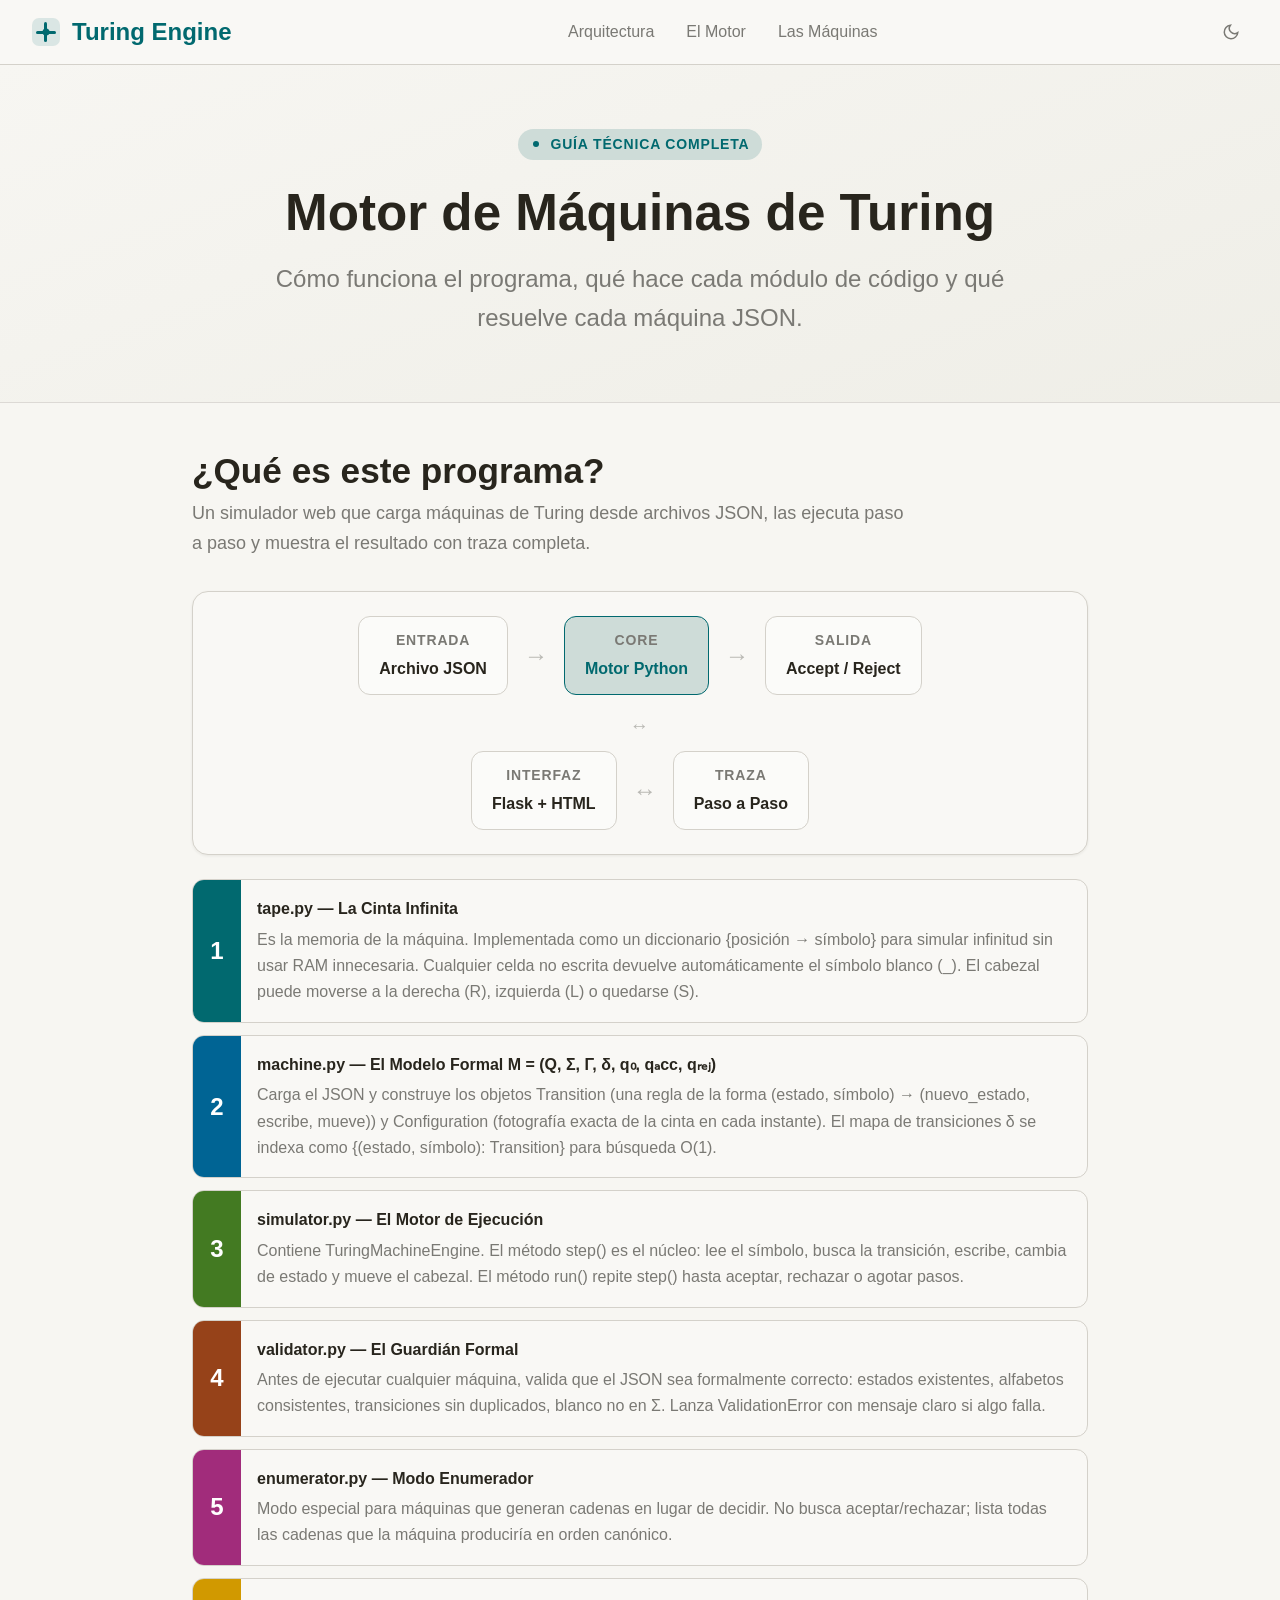
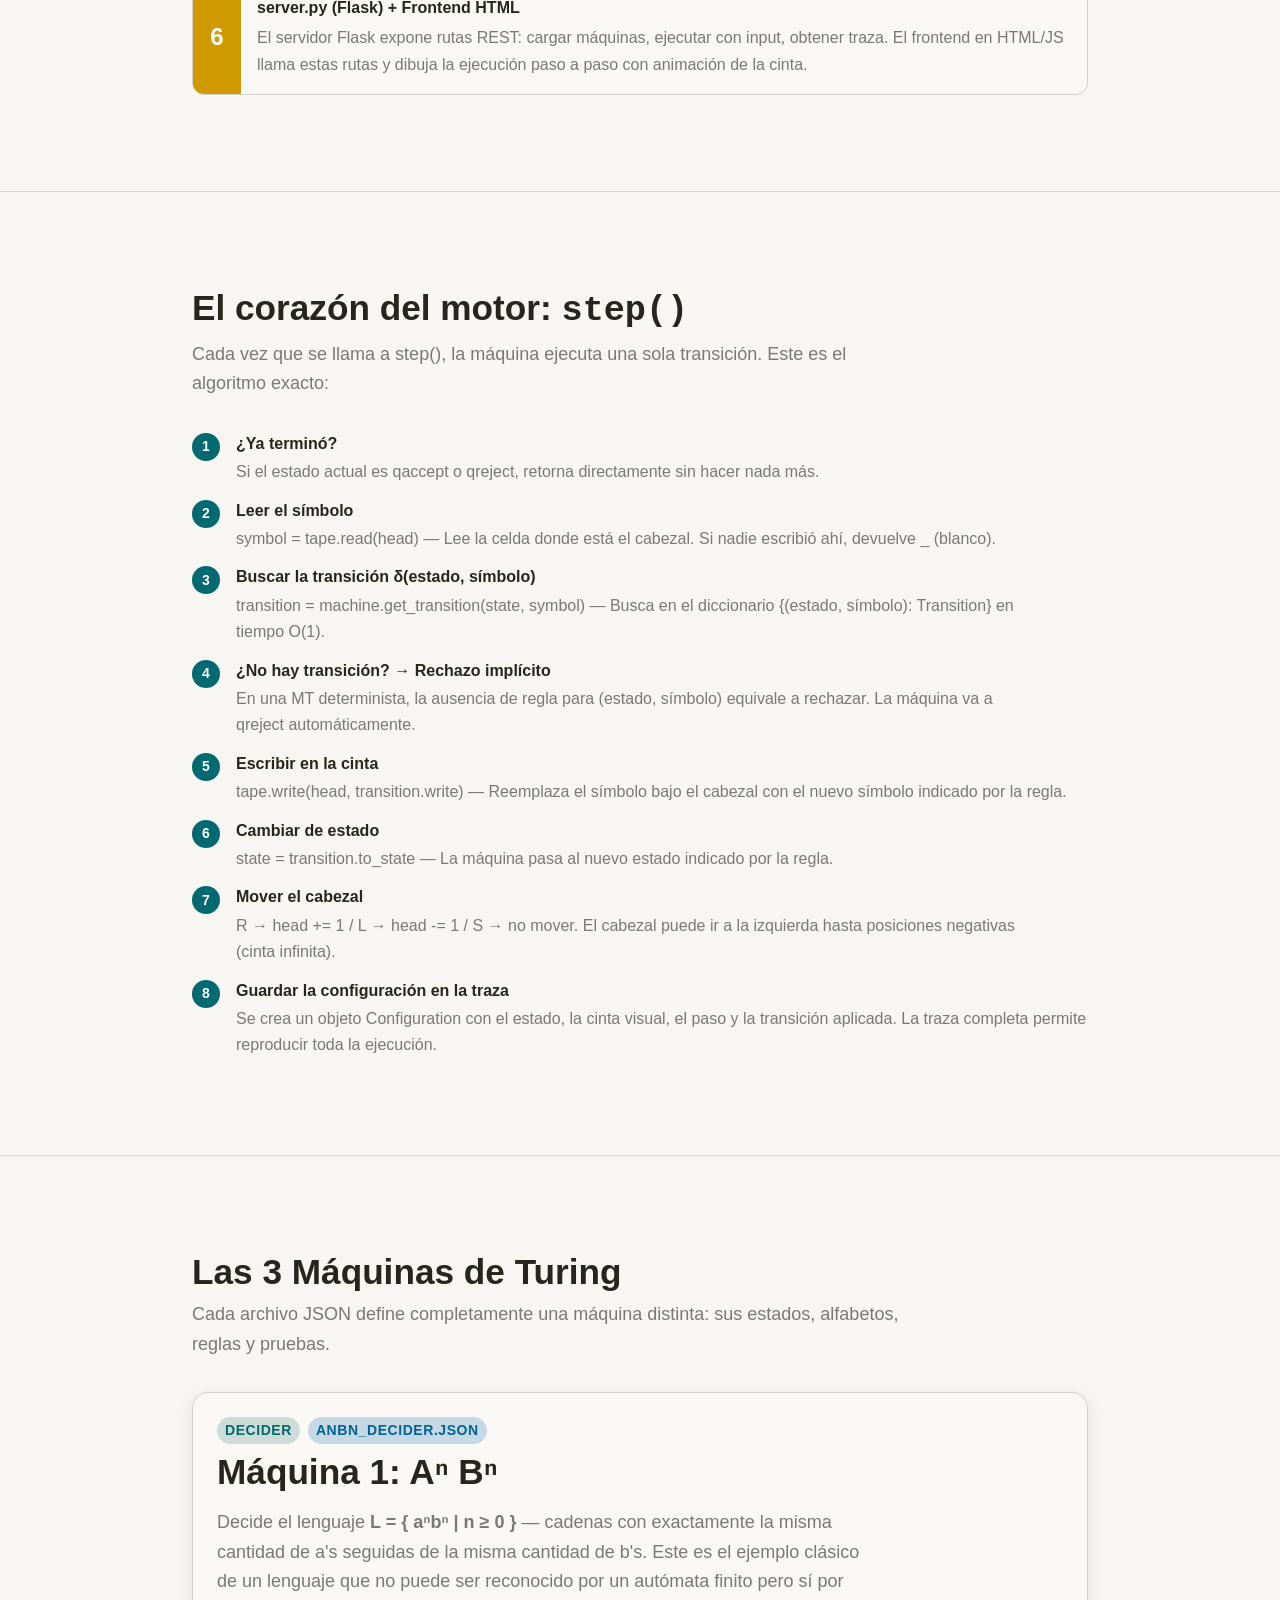
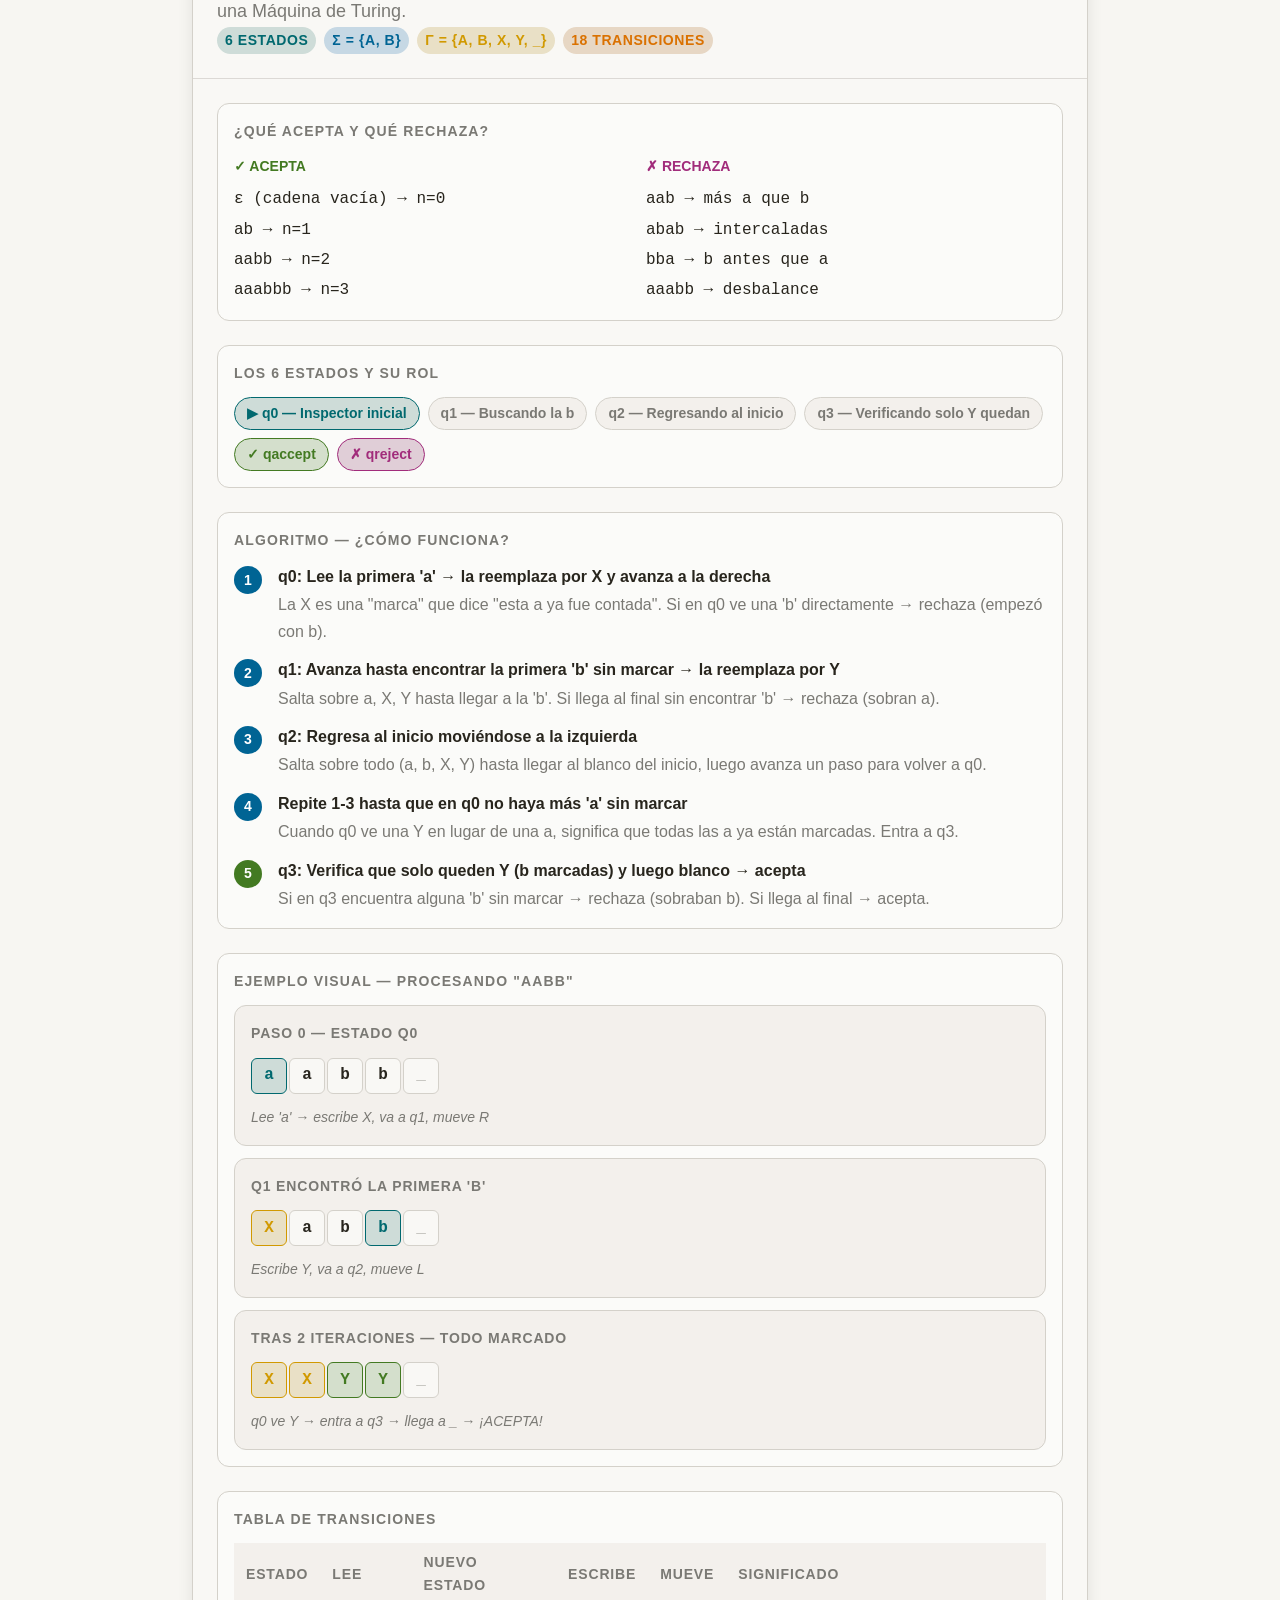
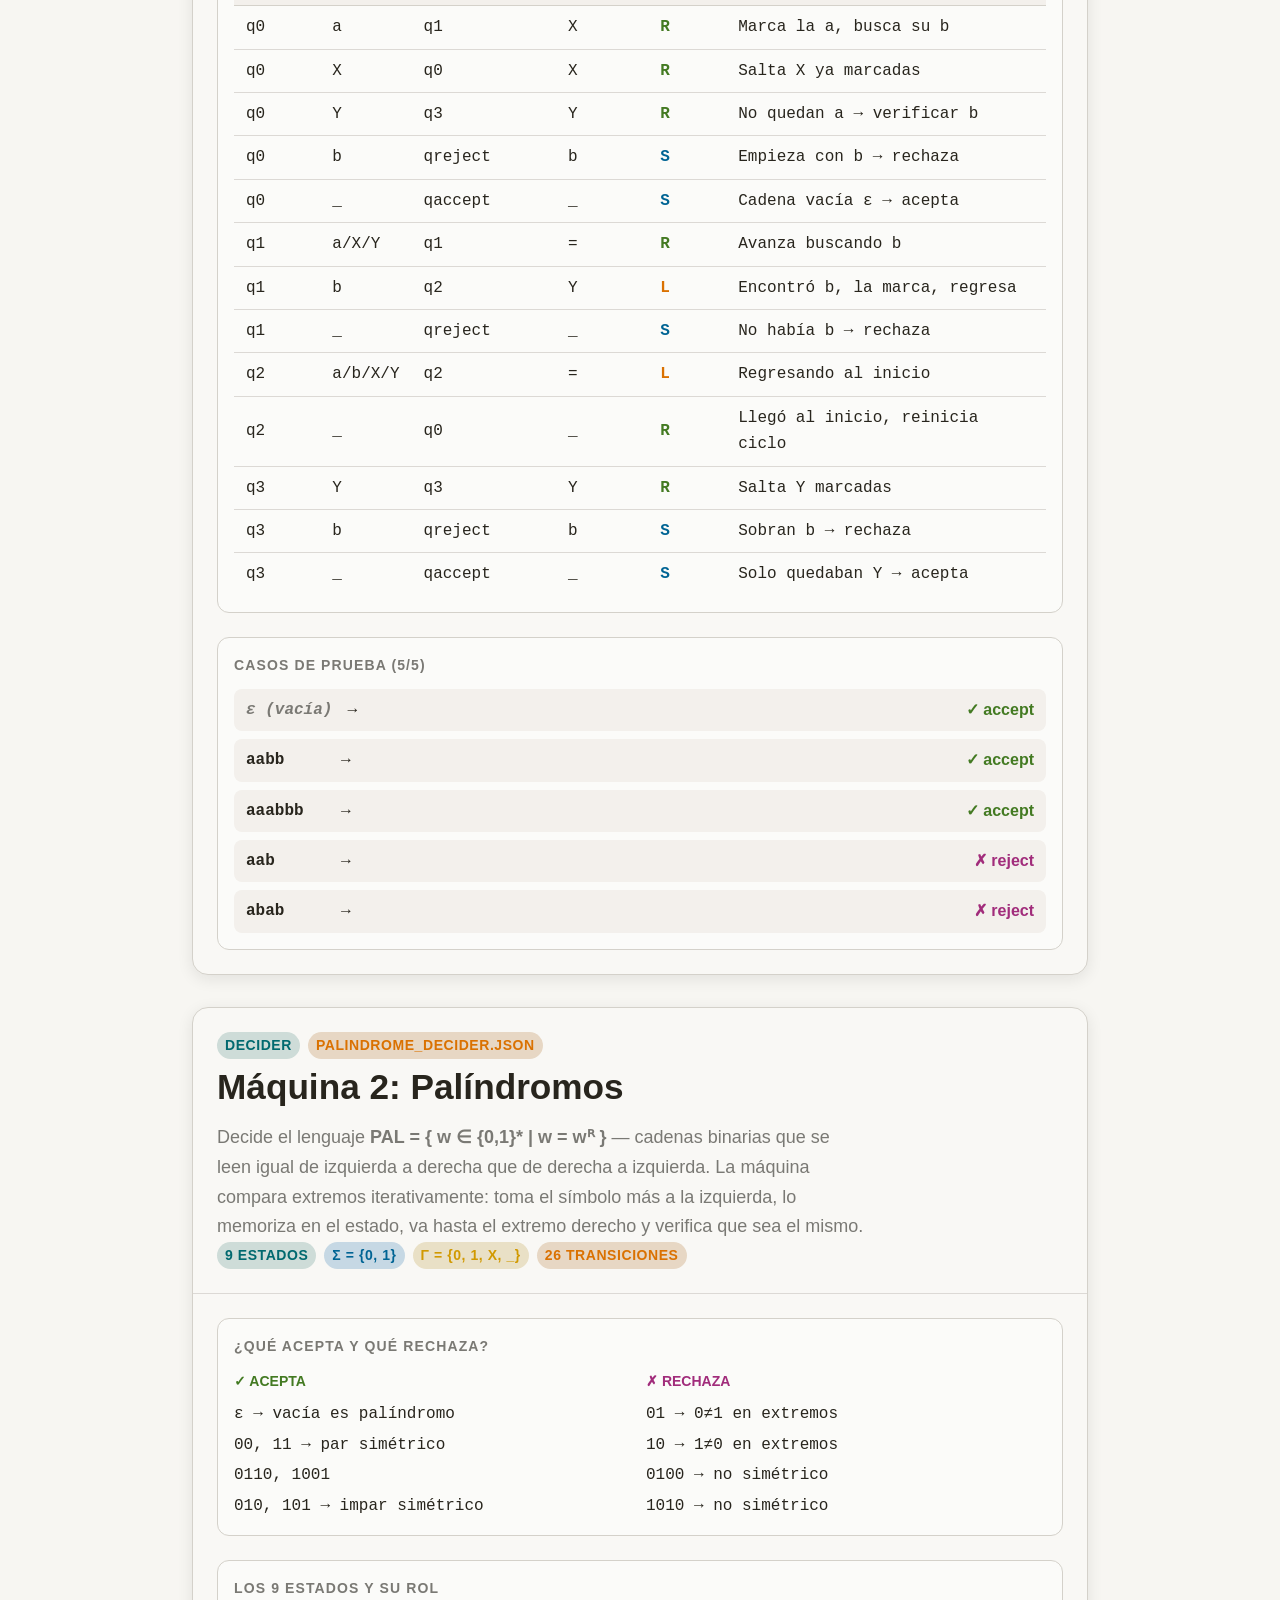
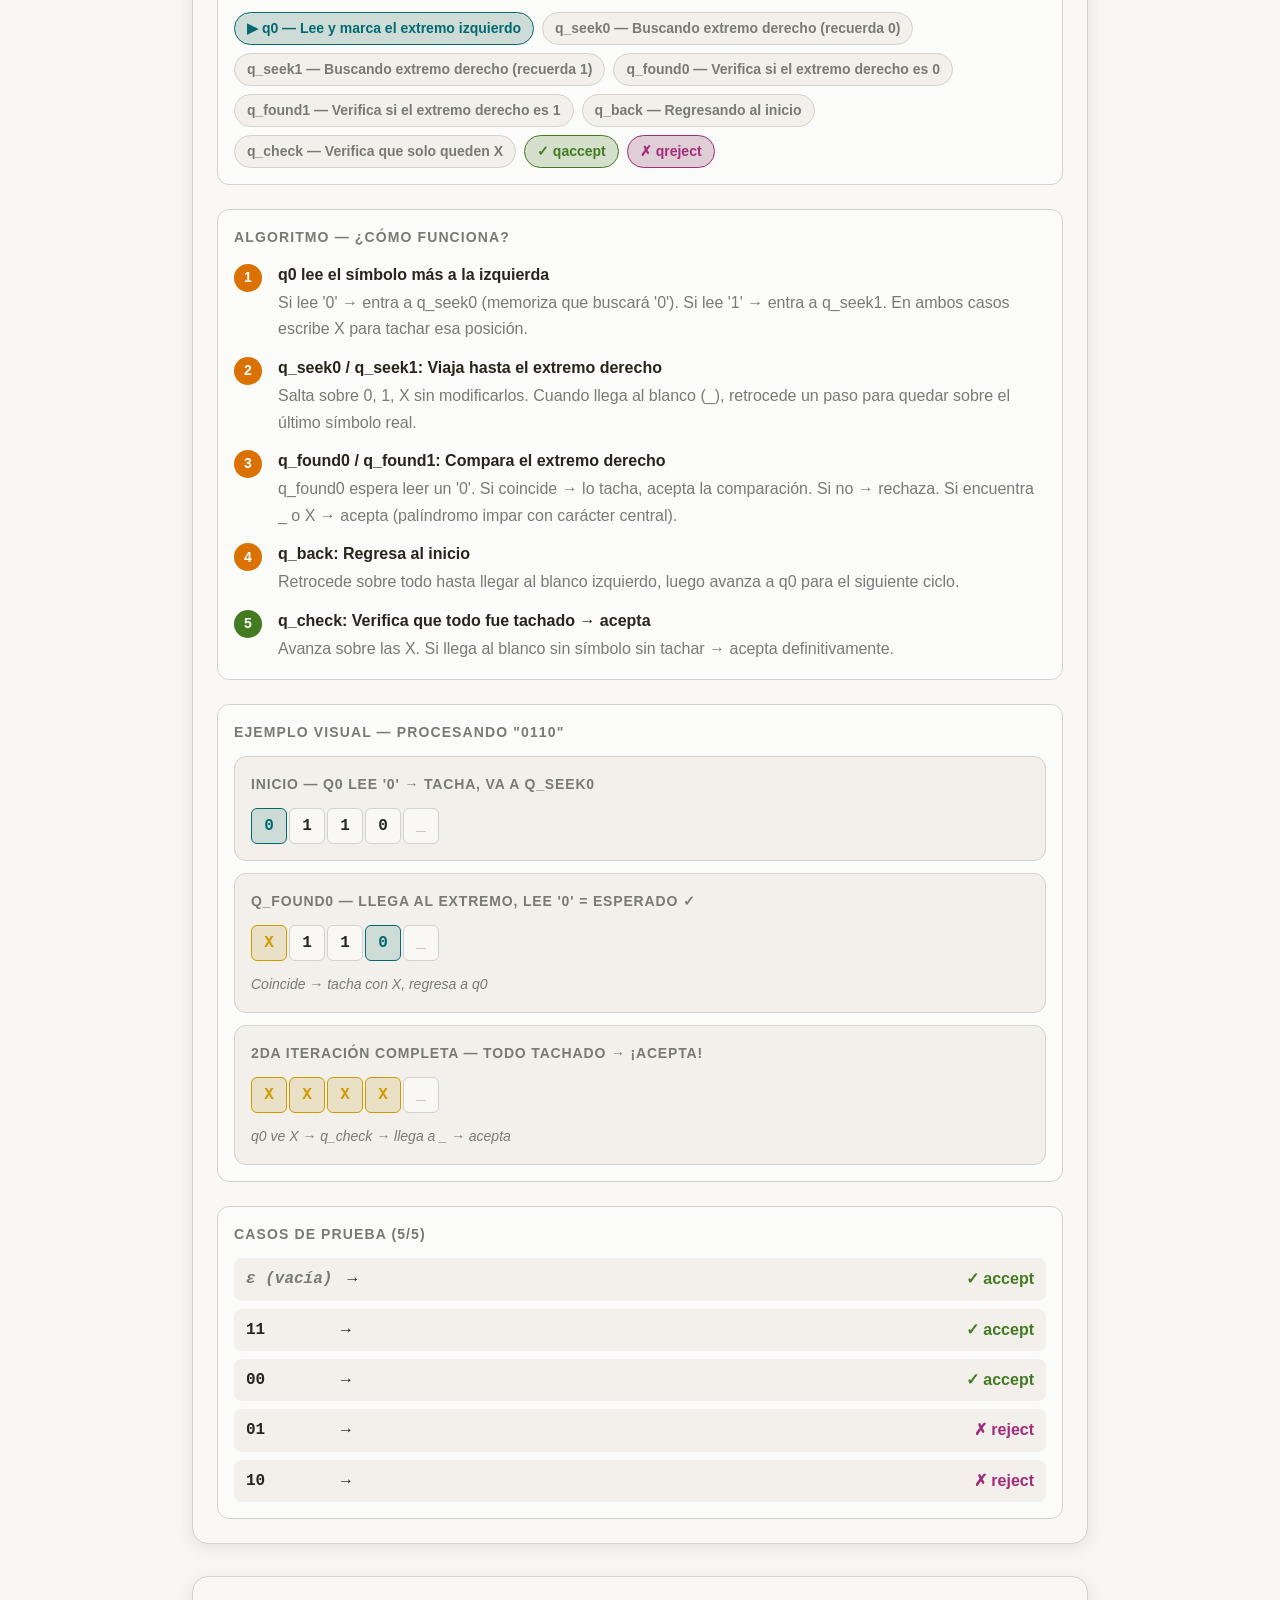
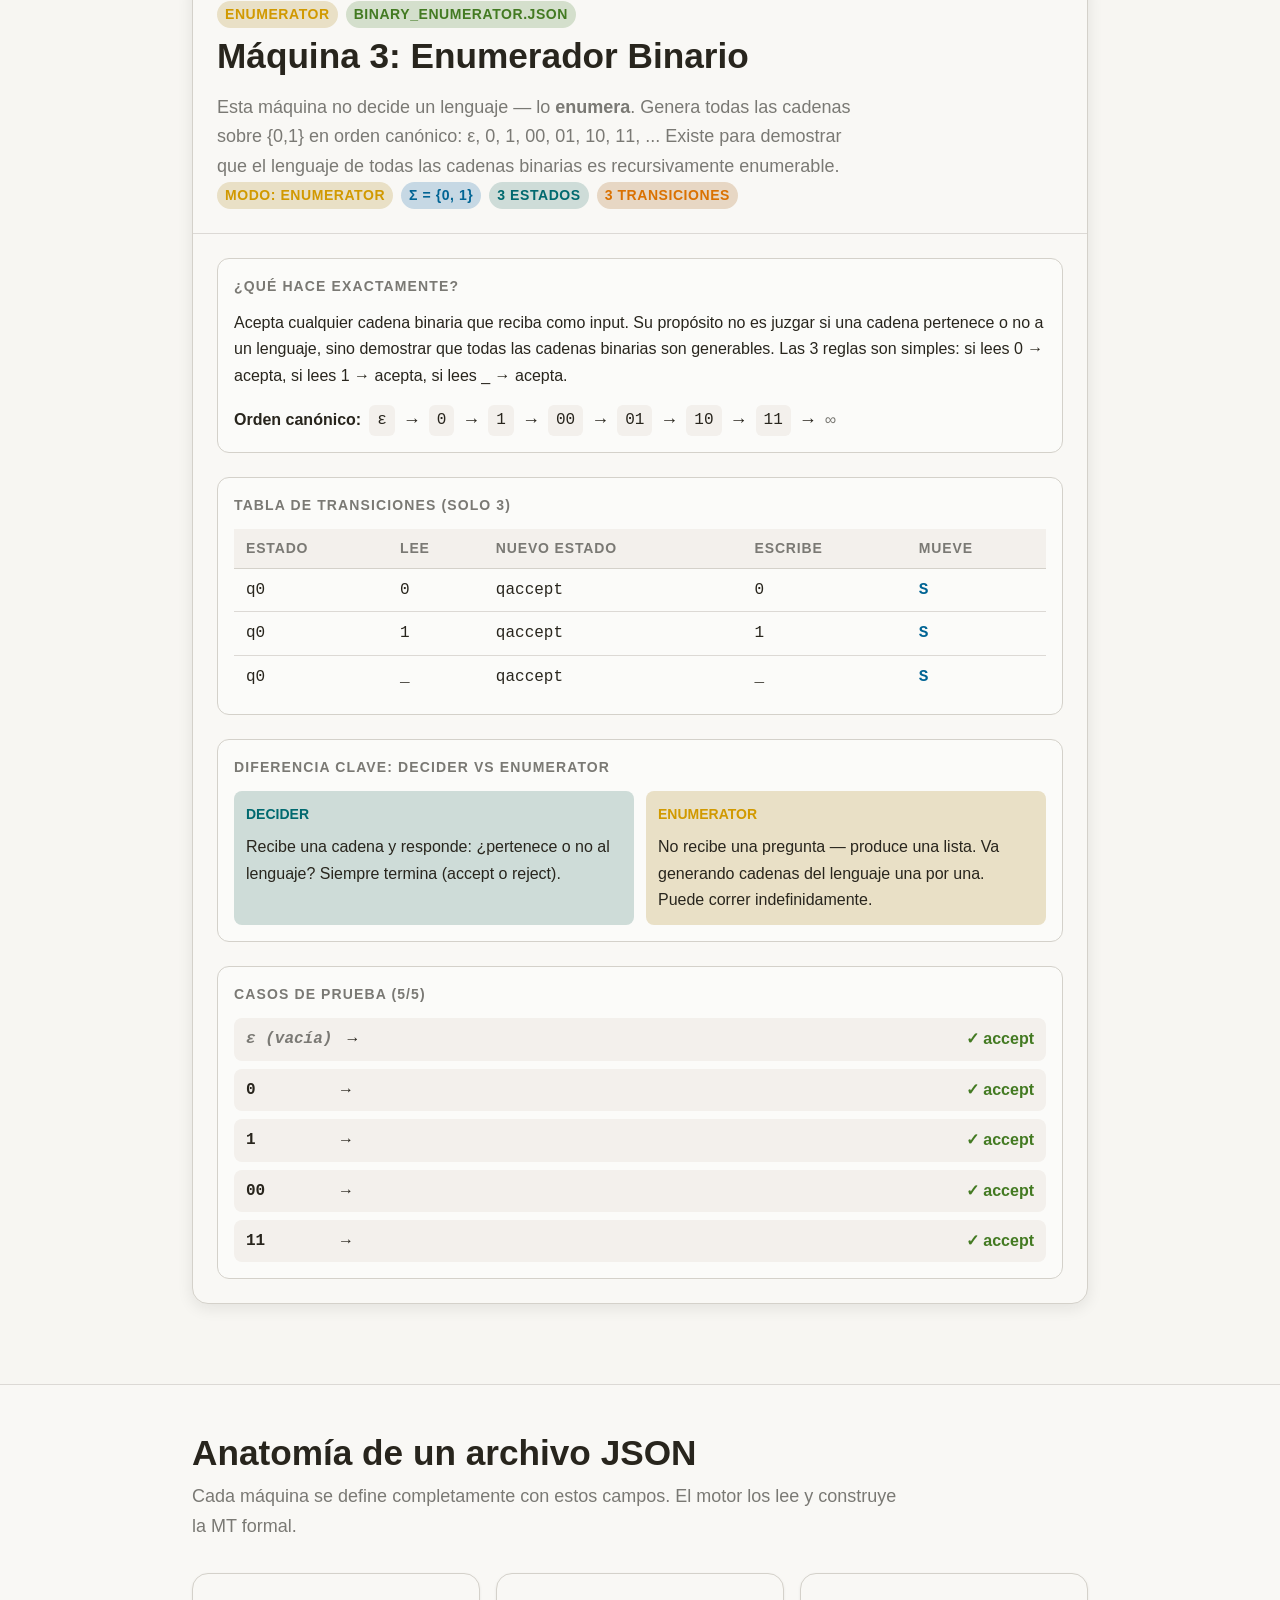
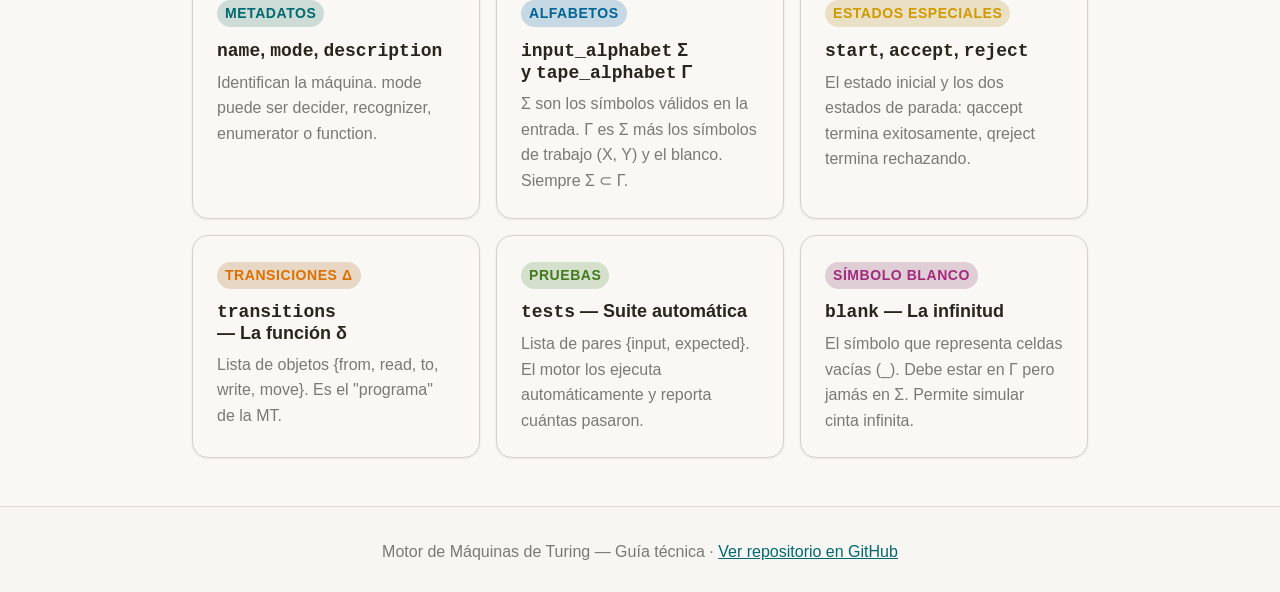
<file: docs/guia_tecnica.html>
<!DOCTYPE html>
<html lang="es" data-theme="light">
<head>
<meta charset="UTF-8">
<meta name="viewport" content="width=device-width, initial-scale=1.0">
<title>Guía del Motor de Turing</title>
<link href="https://api.fontshare.com/v2/css?f[]=satoshi@400,500,700&f[]=cabinet-grotesk@700,800&display=swap" rel="stylesheet">
<style>
:root,[data-theme="light"]{
  --color-bg:#f7f6f2;--color-surface:#f9f8f5;--color-surface-2:#fbfbf9;
  --color-surface-offset:#f3f0ec;--color-border:#d4d1ca;--color-divider:#dcd9d5;
  --color-text:#28251d;--color-text-muted:#7a7974;--color-text-faint:#bab9b4;
  --color-primary:#01696f;--color-primary-hover:#0c4e54;--color-primary-highlight:#cedcd8;
  --color-success:#437a22;--color-success-highlight:#d4dfcc;
  --color-error:#a12c7b;--color-error-highlight:#e0ced7;
  --color-orange:#da7101;--color-orange-highlight:#e7d7c4;
  --color-blue:#006494;--color-blue-highlight:#c6d8e4;
  --color-gold:#d19900;--color-gold-highlight:#e9e0c6;
  --color-warning:#964219;
  --shadow-sm:0 1px 3px oklch(0.2 0.01 80/0.07);
  --shadow-md:0 4px 16px oklch(0.2 0.01 80/0.09);
  --shadow-lg:0 12px 36px oklch(0.2 0.01 80/0.13);
  --radius-sm:0.375rem;--radius-md:0.5rem;--radius-lg:0.75rem;--radius-xl:1rem;--radius-full:9999px;
  --font-display:'Cabinet Grotesk',sans-serif;--font-body:'Satoshi',sans-serif;
  --text-xs:clamp(0.75rem,0.7rem + 0.25vw,0.875rem);
  --text-sm:clamp(0.875rem,0.8rem + 0.35vw,1rem);
  --text-base:clamp(1rem,0.95rem + 0.25vw,1.125rem);
  --text-lg:clamp(1.125rem,1rem + 0.75vw,1.5rem);
  --text-xl:clamp(1.5rem,1.2rem + 1.25vw,2.25rem);
  --text-2xl:clamp(2rem,1.2rem + 2.5vw,3.5rem);
  --space-1:.25rem;--space-2:.5rem;--space-3:.75rem;--space-4:1rem;--space-5:1.25rem;
  --space-6:1.5rem;--space-8:2rem;--space-10:2.5rem;--space-12:3rem;--space-16:4rem;
}
[data-theme="dark"]{
  --color-bg:#171614;--color-surface:#1c1b19;--color-surface-2:#201f1d;
  --color-surface-offset:#1d1c1a;--color-border:#393836;--color-divider:#262523;
  --color-text:#cdccca;--color-text-muted:#797876;--color-text-faint:#5a5957;
  --color-primary:#4f98a3;--color-primary-hover:#227f8b;--color-primary-highlight:#313b3b;
  --color-success:#6daa45;--color-success-highlight:#3a4435;
  --color-error:#d163a7;--color-error-highlight:#4c3d46;
  --color-orange:#fdab43;--color-orange-highlight:#564b3e;
  --color-blue:#5591c7;--color-blue-highlight:#3a4550;
  --color-gold:#e8af34;--color-gold-highlight:#4d4332;
  --color-warning:#bb653b;
  --shadow-sm:0 1px 3px oklch(0 0 0/0.25);--shadow-md:0 4px 16px oklch(0 0 0/0.35);
  --shadow-lg:0 12px 36px oklch(0 0 0/0.45);
}
*,*::before,*::after{box-sizing:border-box;margin:0;padding:0}
html{scroll-behavior:smooth;scroll-padding-top:5rem;-webkit-font-smoothing:antialiased}
body{font-family:var(--font-body);font-size:var(--text-base);color:var(--color-text);background:var(--color-bg);line-height:1.65}
img{display:block;max-width:100%;height:auto}
p,li{text-wrap:pretty;max-width:72ch}
h1,h2,h3,h4{text-wrap:balance;line-height:1.15;font-family:var(--font-display)}

/* NAV */
nav{position:sticky;top:0;z-index:100;background:var(--color-surface);border-bottom:1px solid var(--color-border);backdrop-filter:blur(12px);display:flex;align-items:center;justify-content:space-between;padding:var(--space-3) var(--space-8);gap:var(--space-4)}
.nav-brand{display:flex;align-items:center;gap:var(--space-3);font-family:var(--font-display);font-size:var(--text-lg);font-weight:800;color:var(--color-primary);text-decoration:none}
.nav-links{display:flex;gap:var(--space-2);flex-wrap:wrap}
.nav-links a{font-size:var(--text-sm);color:var(--color-text-muted);text-decoration:none;padding:var(--space-1) var(--space-3);border-radius:var(--radius-full);transition:all 180ms ease}
.nav-links a:hover{color:var(--color-text);background:var(--color-surface-offset)}
.theme-btn{background:none;border:none;cursor:pointer;color:var(--color-text-muted);padding:var(--space-2);border-radius:var(--radius-md);transition:all 180ms ease;display:flex;align-items:center}
.theme-btn:hover{color:var(--color-text);background:var(--color-surface-offset)}

/* HERO */
.hero{padding:var(--space-16) var(--space-8);text-align:center;border-bottom:1px solid var(--color-divider);background:linear-gradient(160deg,var(--color-bg) 0%,color-mix(in oklch,var(--color-primary) 5%,var(--color-bg)) 100%)}
.hero-badge{display:inline-flex;align-items:center;gap:var(--space-2);background:var(--color-primary-highlight);color:var(--color-primary);font-size:var(--text-xs);font-weight:700;letter-spacing:.06em;text-transform:uppercase;padding:var(--space-1) var(--space-3);border-radius:var(--radius-full);margin-bottom:var(--space-6)}
.hero h1{font-size:var(--text-2xl);font-weight:800;color:var(--color-text);margin-bottom:var(--space-4)}
.hero p{font-size:var(--text-lg);color:var(--color-text-muted);max-width:60ch;margin:0 auto}

/* LAYOUT */
.container{max-width:960px;margin:0 auto;padding:0 var(--space-8)}
.section{padding:var(--space-12) 0}
.section-header{margin-bottom:var(--space-8)}
.section-header h2{font-size:var(--text-xl);font-weight:800;margin-bottom:var(--space-2)}
.section-header p{color:var(--color-text-muted);font-size:var(--text-base)}
.divider{border:none;border-top:1px solid var(--color-divider);margin:var(--space-12) 0}

/* CARDS */
.card{background:var(--color-surface);border:1px solid var(--color-border);border-radius:var(--radius-xl);padding:var(--space-6);box-shadow:var(--shadow-sm)}
.card-grid{display:grid;grid-template-columns:repeat(auto-fill,minmax(min(280px,100%),1fr));gap:var(--space-4)}
.card h3{font-size:var(--text-lg);font-weight:700;margin-bottom:var(--space-2)}
.card p{font-size:var(--text-sm);color:var(--color-text-muted);line-height:1.6}

/* BADGES */
.badge{display:inline-flex;align-items:center;gap:var(--space-1);padding:2px var(--space-2);border-radius:var(--radius-full);font-size:var(--text-xs);font-weight:600;letter-spacing:.04em;text-transform:uppercase}
.badge-primary{background:var(--color-primary-highlight);color:var(--color-primary)}
.badge-success{background:var(--color-success-highlight);color:var(--color-success)}
.badge-orange{background:var(--color-orange-highlight);color:var(--color-orange)}
.badge-blue{background:var(--color-blue-highlight);color:var(--color-blue)}
.badge-gold{background:var(--color-gold-highlight);color:var(--color-gold)}
.badge-error{background:var(--color-error-highlight);color:var(--color-error)}

/* ARCHITECTURE */
.arch-flow{display:flex;flex-direction:column;gap:var(--space-3)}
.arch-layer{display:flex;align-items:stretch;gap:var(--space-4);border-radius:var(--radius-lg);overflow:hidden;border:1px solid var(--color-border);background:var(--color-surface)}
.arch-number{display:flex;align-items:center;justify-content:center;min-width:48px;font-size:var(--text-lg);font-weight:800;font-family:var(--font-display);color:white;flex-shrink:0}
.arch-content{padding:var(--space-4) var(--space-4) var(--space-4) 0;flex:1}
.arch-content strong{display:block;font-size:var(--text-sm);font-weight:700;margin-bottom:var(--space-1)}
.arch-content p{font-size:var(--text-sm);color:var(--color-text-muted);max-width:none}

/* MACHINE CARD */
.machine-card{background:var(--color-surface);border:1px solid var(--color-border);border-radius:var(--radius-xl);overflow:hidden;box-shadow:var(--shadow-md);margin-bottom:var(--space-8)}
.machine-header{padding:var(--space-6);border-bottom:1px solid var(--color-divider)}
.machine-header-top{display:flex;align-items:flex-start;justify-content:space-between;gap:var(--space-4);flex-wrap:wrap;margin-bottom:var(--space-4)}
.machine-title{font-size:var(--text-xl);font-weight:800}
.machine-desc{color:var(--color-text-muted);font-size:var(--text-base);max-width:65ch}
.machine-meta-row{display:flex;gap:var(--space-2);flex-wrap:wrap}
.machine-body{padding:var(--space-6);display:grid;gap:var(--space-6)}
.machine-grid{display:grid;grid-template-columns:1fr 1fr;gap:var(--space-4)}
@media(max-width:640px){.machine-grid{grid-template-columns:1fr}}

.info-block{background:var(--color-surface-2);border:1px solid var(--color-border);border-radius:var(--radius-lg);padding:var(--space-4)}
.info-block-title{font-size:var(--text-xs);font-weight:700;letter-spacing:.08em;text-transform:uppercase;color:var(--color-text-muted);margin-bottom:var(--space-3)}
.info-block p{font-size:var(--text-sm);max-width:none}

/* STATES */
.states-grid{display:flex;flex-wrap:wrap;gap:var(--space-2)}
.state-chip{display:inline-flex;align-items:center;gap:var(--space-1);padding:var(--space-1) var(--space-3);border-radius:var(--radius-full);font-size:var(--text-xs);font-weight:600;border:1px solid}
.state-start{background:var(--color-primary-highlight);color:var(--color-primary);border-color:var(--color-primary)}
.state-accept{background:var(--color-success-highlight);color:var(--color-success);border-color:var(--color-success)}
.state-reject{background:var(--color-error-highlight);color:var(--color-error);border-color:var(--color-error)}
.state-normal{background:var(--color-surface-offset);color:var(--color-text-muted);border-color:var(--color-border)}

/* TRANSITIONS TABLE */
.trans-table{width:100%;border-collapse:collapse;font-size:var(--text-sm)}
.trans-table th{padding:var(--space-2) var(--space-3);text-align:left;font-size:var(--text-xs);font-weight:700;letter-spacing:.06em;text-transform:uppercase;color:var(--color-text-muted);background:var(--color-surface-offset);border-bottom:1px solid var(--color-border)}
.trans-table td{padding:var(--space-2) var(--space-3);border-bottom:1px solid var(--color-divider);font-family:monospace;color:var(--color-text)}
.trans-table tr:last-child td{border-bottom:none}
.trans-table tr:hover td{background:var(--color-surface-offset)}
.move-R{color:var(--color-success);font-weight:700}
.move-L{color:var(--color-orange);font-weight:700}
.move-S{color:var(--color-blue);font-weight:700}

/* ALGORITHM */
.algo-steps{display:flex;flex-direction:column;gap:var(--space-3)}
.algo-step{display:flex;gap:var(--space-4);align-items:flex-start}
.algo-num{width:28px;height:28px;border-radius:var(--radius-full);background:var(--color-primary);color:white;font-size:var(--text-xs);font-weight:700;display:flex;align-items:center;justify-content:center;flex-shrink:0;margin-top:2px}
.algo-text strong{display:block;font-size:var(--text-sm);font-weight:600;margin-bottom:2px}
.algo-text p{font-size:var(--text-sm);color:var(--color-text-muted);max-width:none}

/* TESTS */
.tests-grid{display:flex;flex-direction:column;gap:var(--space-2)}
.test-row{display:flex;align-items:center;gap:var(--space-3);padding:var(--space-2) var(--space-3);background:var(--color-surface-offset);border-radius:var(--radius-md);font-size:var(--text-sm)}
.test-input{font-family:monospace;font-weight:600;min-width:80px;flex-shrink:0}
.test-input.empty{color:var(--color-text-muted);font-style:italic}
.test-result{margin-left:auto;font-weight:600}
.test-accept{color:var(--color-success)}
.test-reject{color:var(--color-error)}

/* ENGINE DIAGRAM */
.engine-diagram{background:var(--color-surface);border:1px solid var(--color-border);border-radius:var(--radius-xl);padding:var(--space-6);box-shadow:var(--shadow-sm)}
.engine-row{display:flex;align-items:center;justify-content:center;gap:var(--space-4);flex-wrap:wrap}
.engine-box{background:var(--color-surface-2);border:1px solid var(--color-border);border-radius:var(--radius-lg);padding:var(--space-3) var(--space-5);text-align:center}
.engine-box .label{font-size:var(--text-xs);text-transform:uppercase;letter-spacing:.06em;font-weight:700;color:var(--color-text-muted);margin-bottom:var(--space-1)}
.engine-box .name{font-size:var(--text-sm);font-weight:700;color:var(--color-text)}
.engine-arrow{color:var(--color-text-faint);font-size:var(--text-lg)}
.engine-box.highlight{background:var(--color-primary-highlight);border-color:var(--color-primary)}
.engine-box.highlight .name{color:var(--color-primary)}

/* TAPE VISUAL */
.tape-visual{display:flex;flex-direction:column;gap:var(--space-3);padding:var(--space-4);background:var(--color-surface-offset);border-radius:var(--radius-lg);border:1px solid var(--color-border)}
.tape-label{font-size:var(--text-xs);font-weight:700;text-transform:uppercase;letter-spacing:.06em;color:var(--color-text-muted)}
.tape-cells{display:flex;align-items:center;gap:2px;flex-wrap:wrap}
.tape-cell{width:36px;height:36px;display:flex;align-items:center;justify-content:center;border:1px solid var(--color-border);border-radius:var(--radius-sm);font-family:monospace;font-weight:700;font-size:var(--text-sm);background:var(--color-surface)}
.tape-cell.head{border-color:var(--color-primary);background:var(--color-primary-highlight);color:var(--color-primary)}
.tape-cell.marked{background:var(--color-gold-highlight);border-color:var(--color-gold);color:var(--color-gold)}
.tape-cell.blank{color:var(--color-text-faint)}
.tape-step-label{font-size:var(--text-xs);color:var(--color-text-muted);font-style:italic}

@media(max-width:768px){
  nav{padding:var(--space-3) var(--space-4)}
  .container{padding:0 var(--space-4)}
  .hero{padding:var(--space-10) var(--space-4)}
  .nav-links{display:none}
}
</style>
</head>
<body>

<nav>
  <a href="#" class="nav-brand">
    <svg width="28" height="28" viewBox="0 0 28 28" fill="none" xmlns="http://www.w3.org/2000/svg">
      <rect width="28" height="28" rx="7" fill="currentColor" fill-opacity=".12"/>
      <rect x="4" y="13" width="20" height="3" rx="1.5" fill="currentColor"/>
      <rect x="12" y="4" width="3" height="20" rx="1.5" fill="currentColor"/>
      <circle cx="14" cy="14" r="3.5" fill="currentColor"/>
    </svg>
    Turing Engine
  </a>
  <div class="nav-links">
    <a href="#arquitectura">Arquitectura</a>
    <a href="#motor">El Motor</a>
    <a href="#maquinas">Las Máquinas</a>
  </div>
  <button class="theme-btn" data-theme-toggle aria-label="Cambiar tema">
    <svg width="18" height="18" viewBox="0 0 24 24" fill="none" stroke="currentColor" stroke-width="2"><path d="M21 12.79A9 9 0 1 1 11.21 3 7 7 0 0 0 21 12.79z"/></svg>
  </button>
</nav>

<header class="hero">
  <div class="hero-badge">
    <svg width="12" height="12" viewBox="0 0 12 12" fill="currentColor"><circle cx="6" cy="6" r="3"/></svg>
    Guía Técnica Completa
  </div>
  <h1>Motor de Máquinas de Turing</h1>
  <p>Cómo funciona el programa, qué hace cada módulo de código y qué resuelve cada máquina JSON.</p>
</header>

<main>
<section class="section" id="arquitectura">
<div class="container">
  <div class="section-header">
    <h2>¿Qué es este programa?</h2>
    <p>Un simulador web que carga máquinas de Turing desde archivos JSON, las ejecuta paso a paso y muestra el resultado con traza completa.</p>
  </div>

  <div class="engine-diagram" style="margin-bottom:var(--space-6)">
    <div class="engine-row">
      <div class="engine-box"><div class="label">Entrada</div><div class="name">Archivo JSON</div></div>
      <div class="engine-arrow">→</div>
      <div class="engine-box highlight"><div class="label">Core</div><div class="name">Motor Python</div></div>
      <div class="engine-arrow">→</div>
      <div class="engine-box"><div class="label">Salida</div><div class="name">Accept / Reject</div></div>
    </div>
    <div style="text-align:center;margin-top:var(--space-4)">
      <div class="engine-arrow" style="display:block;transform:rotate(90deg);font-size:1.2rem;margin-bottom:var(--space-2)">↕</div>
      <div class="engine-row">
        <div class="engine-box"><div class="label">Interfaz</div><div class="name">Flask + HTML</div></div>
        <div class="engine-arrow">↔</div>
        <div class="engine-box"><div class="label">Traza</div><div class="name">Paso a Paso</div></div>
      </div>
    </div>
  </div>

  <div class="arch-flow">
    <div class="arch-layer">
      <div class="arch-number" style="background:var(--color-primary)">1</div>
      <div class="arch-content">
        <strong>tape.py — La Cinta Infinita</strong>
        <p>Es la memoria de la máquina. Implementada como un diccionario {posición → símbolo} para simular infinitud sin usar RAM innecesaria. Cualquier celda no escrita devuelve automáticamente el símbolo blanco (_). El cabezal puede moverse a la derecha (R), izquierda (L) o quedarse (S).</p>
      </div>
    </div>
    <div class="arch-layer">
      <div class="arch-number" style="background:var(--color-blue)">2</div>
      <div class="arch-content">
        <strong>machine.py — El Modelo Formal M = (Q, Σ, Γ, δ, q₀, qₐcc, qᵣₑⱼ)</strong>
        <p>Carga el JSON y construye los objetos Transition (una regla de la forma (estado, símbolo) → (nuevo_estado, escribe, mueve)) y Configuration (fotografía exacta de la cinta en cada instante). El mapa de transiciones δ se indexa como {(estado, símbolo): Transition} para búsqueda O(1).</p>
      </div>
    </div>
    <div class="arch-layer">
      <div class="arch-number" style="background:var(--color-success)">3</div>
      <div class="arch-content">
        <strong>simulator.py — El Motor de Ejecución</strong>
        <p>Contiene TuringMachineEngine. El método step() es el núcleo: lee el símbolo, busca la transición, escribe, cambia de estado y mueve el cabezal. El método run() repite step() hasta aceptar, rechazar o agotar pasos.</p>
      </div>
    </div>
    <div class="arch-layer">
      <div class="arch-number" style="background:var(--color-warning)">4</div>
      <div class="arch-content">
        <strong>validator.py — El Guardián Formal</strong>
        <p>Antes de ejecutar cualquier máquina, valida que el JSON sea formalmente correcto: estados existentes, alfabetos consistentes, transiciones sin duplicados, blanco no en Σ. Lanza ValidationError con mensaje claro si algo falla.</p>
      </div>
    </div>
    <div class="arch-layer">
      <div class="arch-number" style="background:var(--color-error)">5</div>
      <div class="arch-content">
        <strong>enumerator.py — Modo Enumerador</strong>
        <p>Modo especial para máquinas que generan cadenas en lugar de decidir. No busca aceptar/rechazar; lista todas las cadenas que la máquina produciría en orden canónico.</p>
      </div>
    </div>
    <div class="arch-layer">
      <div class="arch-number" style="background:var(--color-gold)">6</div>
      <div class="arch-content">
        <strong>server.py (Flask) + Frontend HTML</strong>
        <p>El servidor Flask expone rutas REST: cargar máquinas, ejecutar con input, obtener traza. El frontend en HTML/JS llama estas rutas y dibuja la ejecución paso a paso con animación de la cinta.</p>
      </div>
    </div>
  </div>
</div>
</section>

<hr class="divider">

<section class="section" id="motor">
<div class="container">
  <div class="section-header">
    <h2>El corazón del motor: <code>step()</code></h2>
    <p>Cada vez que se llama a step(), la máquina ejecuta una sola transición. Este es el algoritmo exacto:</p>
  </div>

  <div class="algo-steps">
    <div class="algo-step">
      <div class="algo-num">1</div>
      <div class="algo-text">
        <strong>¿Ya terminó?</strong>
        <p>Si el estado actual es qaccept o qreject, retorna directamente sin hacer nada más.</p>
      </div>
    </div>
    <div class="algo-step">
      <div class="algo-num">2</div>
      <div class="algo-text">
        <strong>Leer el símbolo</strong>
        <p>symbol = tape.read(head) — Lee la celda donde está el cabezal. Si nadie escribió ahí, devuelve _ (blanco).</p>
      </div>
    </div>
    <div class="algo-step">
      <div class="algo-num">3</div>
      <div class="algo-text">
        <strong>Buscar la transición δ(estado, símbolo)</strong>
        <p>transition = machine.get_transition(state, symbol) — Busca en el diccionario {(estado, símbolo): Transition} en tiempo O(1).</p>
      </div>
    </div>
    <div class="algo-step">
      <div class="algo-num">4</div>
      <div class="algo-text">
        <strong>¿No hay transición? → Rechazo implícito</strong>
        <p>En una MT determinista, la ausencia de regla para (estado, símbolo) equivale a rechazar. La máquina va a qreject automáticamente.</p>
      </div>
    </div>
    <div class="algo-step">
      <div class="algo-num">5</div>
      <div class="algo-text">
        <strong>Escribir en la cinta</strong>
        <p>tape.write(head, transition.write) — Reemplaza el símbolo bajo el cabezal con el nuevo símbolo indicado por la regla.</p>
      </div>
    </div>
    <div class="algo-step">
      <div class="algo-num">6</div>
      <div class="algo-text">
        <strong>Cambiar de estado</strong>
        <p>state = transition.to_state — La máquina pasa al nuevo estado indicado por la regla.</p>
      </div>
    </div>
    <div class="algo-step">
      <div class="algo-num">7</div>
      <div class="algo-text">
        <strong>Mover el cabezal</strong>
        <p>R → head += 1 / L → head -= 1 / S → no mover. El cabezal puede ir a la izquierda hasta posiciones negativas (cinta infinita).</p>
      </div>
    </div>
    <div class="algo-step">
      <div class="algo-num">8</div>
      <div class="algo-text">
        <strong>Guardar la configuración en la traza</strong>
        <p>Se crea un objeto Configuration con el estado, la cinta visual, el paso y la transición aplicada. La traza completa permite reproducir toda la ejecución.</p>
      </div>
    </div>
  </div>
</div>
</section>

<hr class="divider">

<section class="section" id="maquinas">
<div class="container">
  <div class="section-header">
    <h2>Las 3 Máquinas de Turing</h2>
    <p>Cada archivo JSON define completamente una máquina distinta: sus estados, alfabetos, reglas y pruebas.</p>
  </div>

  <!-- MÁQUINA 1: anbn_decider -->
  <div class="machine-card">
    <div class="machine-header">
      <div class="machine-header-top">
        <div>
          <div style="display:flex;align-items:center;gap:var(--space-2);margin-bottom:var(--space-2)">
            <span class="badge badge-primary">Decider</span>
            <span class="badge badge-blue">anbn_decider.json</span>
          </div>
          <h2 class="machine-title">Máquina 1: Aⁿ Bⁿ</h2>
        </div>
      </div>
      <p class="machine-desc">Decide el lenguaje <strong>L = { aⁿbⁿ | n ≥ 0 }</strong> — cadenas con exactamente la misma cantidad de a's seguidas de la misma cantidad de b's. Este es el ejemplo clásico de un lenguaje que no puede ser reconocido por un autómata finito pero sí por una Máquina de Turing.</p>
      <div class="machine-meta-row">
        <span class="badge badge-primary">6 estados</span>
        <span class="badge badge-blue">Σ = {a, b}</span>
        <span class="badge badge-gold">Γ = {a, b, X, Y, _}</span>
        <span class="badge badge-orange">18 transiciones</span>
      </div>
    </div>

    <div class="machine-body">
      <div class="info-block">
        <div class="info-block-title">¿Qué acepta y qué rechaza?</div>
        <div style="display:grid;grid-template-columns:1fr 1fr;gap:var(--space-3)">
          <div>
            <div style="font-size:var(--text-xs);font-weight:700;color:var(--color-success);margin-bottom:var(--space-2)">✓ ACEPTA</div>
            <div style="display:flex;flex-direction:column;gap:var(--space-1);font-family:monospace;font-size:var(--text-sm)">
              <span>ε (cadena vacía) → n=0</span>
              <span>ab → n=1</span>
              <span>aabb → n=2</span>
              <span>aaabbb → n=3</span>
            </div>
          </div>
          <div>
            <div style="font-size:var(--text-xs);font-weight:700;color:var(--color-error);margin-bottom:var(--space-2)">✗ RECHAZA</div>
            <div style="display:flex;flex-direction:column;gap:var(--space-1);font-family:monospace;font-size:var(--text-sm)">
              <span>aab → más a que b</span>
              <span>abab → intercaladas</span>
              <span>bba → b antes que a</span>
              <span>aaabb → desbalance</span>
            </div>
          </div>
        </div>
      </div>

      <div class="info-block">
        <div class="info-block-title">Los 6 estados y su rol</div>
        <div class="states-grid">
          <span class="state-chip state-start">▶ q0 — Inspector inicial</span>
          <span class="state-chip state-normal">q1 — Buscando la b</span>
          <span class="state-chip state-normal">q2 — Regresando al inicio</span>
          <span class="state-chip state-normal">q3 — Verificando solo Y quedan</span>
          <span class="state-chip state-accept">✓ qaccept</span>
          <span class="state-chip state-reject">✗ qreject</span>
        </div>
      </div>

      <div class="info-block">
        <div class="info-block-title">Algoritmo — ¿Cómo funciona?</div>
        <div class="algo-steps">
          <div class="algo-step">
            <div class="algo-num" style="background:var(--color-blue)">1</div>
            <div class="algo-text">
              <strong>q0: Lee la primera 'a' → la reemplaza por X y avanza a la derecha</strong>
              <p>La X es una "marca" que dice "esta a ya fue contada". Si en q0 ve una 'b' directamente → rechaza (empezó con b).</p>
            </div>
          </div>
          <div class="algo-step">
            <div class="algo-num" style="background:var(--color-blue)">2</div>
            <div class="algo-text">
              <strong>q1: Avanza hasta encontrar la primera 'b' sin marcar → la reemplaza por Y</strong>
              <p>Salta sobre a, X, Y hasta llegar a la 'b'. Si llega al final sin encontrar 'b' → rechaza (sobran a).</p>
            </div>
          </div>
          <div class="algo-step">
            <div class="algo-num" style="background:var(--color-blue)">3</div>
            <div class="algo-text">
              <strong>q2: Regresa al inicio moviéndose a la izquierda</strong>
              <p>Salta sobre todo (a, b, X, Y) hasta llegar al blanco del inicio, luego avanza un paso para volver a q0.</p>
            </div>
          </div>
          <div class="algo-step">
            <div class="algo-num" style="background:var(--color-blue)">4</div>
            <div class="algo-text">
              <strong>Repite 1-3 hasta que en q0 no haya más 'a' sin marcar</strong>
              <p>Cuando q0 ve una Y en lugar de una a, significa que todas las a ya están marcadas. Entra a q3.</p>
            </div>
          </div>
          <div class="algo-step">
            <div class="algo-num" style="background:var(--color-success)">5</div>
            <div class="algo-text">
              <strong>q3: Verifica que solo queden Y (b marcadas) y luego blanco → acepta</strong>
              <p>Si en q3 encuentra alguna 'b' sin marcar → rechaza (sobraban b). Si llega al final → acepta.</p>
            </div>
          </div>
        </div>
      </div>

      <div class="info-block">
        <div class="info-block-title">Ejemplo visual — Procesando "aabb"</div>
        <div style="display:flex;flex-direction:column;gap:var(--space-3)">
          <div class="tape-visual">
            <div class="tape-label">Paso 0 — Estado q0</div>
            <div class="tape-cells">
              <div class="tape-cell head">a</div><div class="tape-cell">a</div><div class="tape-cell">b</div><div class="tape-cell">b</div><div class="tape-cell blank">_</div>
            </div>
            <div class="tape-step-label">Lee 'a' → escribe X, va a q1, mueve R</div>
          </div>
          <div class="tape-visual">
            <div class="tape-label">q1 encontró la primera 'b'</div>
            <div class="tape-cells">
              <div class="tape-cell marked">X</div><div class="tape-cell">a</div><div class="tape-cell">b</div><div class="tape-cell head">b</div><div class="tape-cell blank">_</div>
            </div>
            <div class="tape-step-label">Escribe Y, va a q2, mueve L</div>
          </div>
          <div class="tape-visual">
            <div class="tape-label">Tras 2 iteraciones — Todo marcado</div>
            <div class="tape-cells">
              <div class="tape-cell marked">X</div><div class="tape-cell marked">X</div>
              <div class="tape-cell marked" style="background:var(--color-success-highlight);border-color:var(--color-success);color:var(--color-success)">Y</div>
              <div class="tape-cell head" style="background:var(--color-success-highlight);border-color:var(--color-success);color:var(--color-success)">Y</div>
              <div class="tape-cell blank">_</div>
            </div>
            <div class="tape-step-label">q0 ve Y → entra a q3 → llega a _ → ¡ACEPTA!</div>
          </div>
        </div>
      </div>

      <div class="info-block">
        <div class="info-block-title">Tabla de transiciones</div>
        <div style="overflow-x:auto">
          <table class="trans-table">
            <thead><tr><th>Estado</th><th>Lee</th><th>Nuevo Estado</th><th>Escribe</th><th>Mueve</th><th>Significado</th></tr></thead>
            <tbody>
              <tr><td>q0</td><td>a</td><td>q1</td><td>X</td><td><span class="move-R">R</span></td><td>Marca la a, busca su b</td></tr>
              <tr><td>q0</td><td>X</td><td>q0</td><td>X</td><td><span class="move-R">R</span></td><td>Salta X ya marcadas</td></tr>
              <tr><td>q0</td><td>Y</td><td>q3</td><td>Y</td><td><span class="move-R">R</span></td><td>No quedan a → verificar b</td></tr>
              <tr><td>q0</td><td>b</td><td>qreject</td><td>b</td><td><span class="move-S">S</span></td><td>Empieza con b → rechaza</td></tr>
              <tr><td>q0</td><td>_</td><td>qaccept</td><td>_</td><td><span class="move-S">S</span></td><td>Cadena vacía ε → acepta</td></tr>
              <tr><td>q1</td><td>a/X/Y</td><td>q1</td><td>=</td><td><span class="move-R">R</span></td><td>Avanza buscando b</td></tr>
              <tr><td>q1</td><td>b</td><td>q2</td><td>Y</td><td><span class="move-L">L</span></td><td>Encontró b, la marca, regresa</td></tr>
              <tr><td>q1</td><td>_</td><td>qreject</td><td>_</td><td><span class="move-S">S</span></td><td>No había b → rechaza</td></tr>
              <tr><td>q2</td><td>a/b/X/Y</td><td>q2</td><td>=</td><td><span class="move-L">L</span></td><td>Regresando al inicio</td></tr>
              <tr><td>q2</td><td>_</td><td>q0</td><td>_</td><td><span class="move-R">R</span></td><td>Llegó al inicio, reinicia ciclo</td></tr>
              <tr><td>q3</td><td>Y</td><td>q3</td><td>Y</td><td><span class="move-R">R</span></td><td>Salta Y marcadas</td></tr>
              <tr><td>q3</td><td>b</td><td>qreject</td><td>b</td><td><span class="move-S">S</span></td><td>Sobran b → rechaza</td></tr>
              <tr><td>q3</td><td>_</td><td>qaccept</td><td>_</td><td><span class="move-S">S</span></td><td>Solo quedaban Y → acepta</td></tr>
            </tbody>
          </table>
        </div>
      </div>

      <div class="info-block">
        <div class="info-block-title">Casos de prueba (5/5)</div>
        <div class="tests-grid">
          <div class="test-row"><span class="test-input empty">ε (vacía)</span><span>→</span><span class="test-result test-accept">✓ accept</span></div>
          <div class="test-row"><span class="test-input">aabb</span><span>→</span><span class="test-result test-accept">✓ accept</span></div>
          <div class="test-row"><span class="test-input">aaabbb</span><span>→</span><span class="test-result test-accept">✓ accept</span></div>
          <div class="test-row"><span class="test-input">aab</span><span>→</span><span class="test-result test-reject">✗ reject</span></div>
          <div class="test-row"><span class="test-input">abab</span><span>→</span><span class="test-result test-reject">✗ reject</span></div>
        </div>
      </div>
    </div>
  </div>

  <!-- MÁQUINA 2: palindrome_decider -->
  <div class="machine-card">
    <div class="machine-header">
      <div class="machine-header-top">
        <div>
          <div style="display:flex;align-items:center;gap:var(--space-2);margin-bottom:var(--space-2)">
            <span class="badge badge-primary">Decider</span>
            <span class="badge badge-orange">palindrome_decider.json</span>
          </div>
          <h2 class="machine-title">Máquina 2: Palíndromos</h2>
        </div>
      </div>
      <p class="machine-desc">Decide el lenguaje <strong>PAL = { w ∈ {0,1}* | w = wᴿ }</strong> — cadenas binarias que se leen igual de izquierda a derecha que de derecha a izquierda. La máquina compara extremos iterativamente: toma el símbolo más a la izquierda, lo memoriza en el estado, va hasta el extremo derecho y verifica que sea el mismo.</p>
      <div class="machine-meta-row">
        <span class="badge badge-primary">9 estados</span>
        <span class="badge badge-blue">Σ = {0, 1}</span>
        <span class="badge badge-gold">Γ = {0, 1, X, _}</span>
        <span class="badge badge-orange">26 transiciones</span>
      </div>
    </div>

    <div class="machine-body">
      <div class="info-block">
        <div class="info-block-title">¿Qué acepta y qué rechaza?</div>
        <div style="display:grid;grid-template-columns:1fr 1fr;gap:var(--space-3)">
          <div>
            <div style="font-size:var(--text-xs);font-weight:700;color:var(--color-success);margin-bottom:var(--space-2)">✓ ACEPTA</div>
            <div style="display:flex;flex-direction:column;gap:var(--space-1);font-family:monospace;font-size:var(--text-sm)">
              <span>ε → vacía es palíndromo</span>
              <span>00, 11 → par simétrico</span>
              <span>0110, 1001</span>
              <span>010, 101 → impar simétrico</span>
            </div>
          </div>
          <div>
            <div style="font-size:var(--text-xs);font-weight:700;color:var(--color-error);margin-bottom:var(--space-2)">✗ RECHAZA</div>
            <div style="display:flex;flex-direction:column;gap:var(--space-1);font-family:monospace;font-size:var(--text-sm)">
              <span>01 → 0≠1 en extremos</span>
              <span>10 → 1≠0 en extremos</span>
              <span>0100 → no simétrico</span>
              <span>1010 → no simétrico</span>
            </div>
          </div>
        </div>
      </div>

      <div class="info-block">
        <div class="info-block-title">Los 9 estados y su rol</div>
        <div class="states-grid">
          <span class="state-chip state-start">▶ q0 — Lee y marca el extremo izquierdo</span>
          <span class="state-chip state-normal">q_seek0 — Buscando extremo derecho (recuerda 0)</span>
          <span class="state-chip state-normal">q_seek1 — Buscando extremo derecho (recuerda 1)</span>
          <span class="state-chip state-normal">q_found0 — Verifica si el extremo derecho es 0</span>
          <span class="state-chip state-normal">q_found1 — Verifica si el extremo derecho es 1</span>
          <span class="state-chip state-normal">q_back — Regresando al inicio</span>
          <span class="state-chip state-normal">q_check — Verifica que solo queden X</span>
          <span class="state-chip state-accept">✓ qaccept</span>
          <span class="state-chip state-reject">✗ qreject</span>
        </div>
      </div>

      <div class="info-block">
        <div class="info-block-title">Algoritmo — ¿Cómo funciona?</div>
        <div class="algo-steps">
          <div class="algo-step">
            <div class="algo-num" style="background:var(--color-orange)">1</div>
            <div class="algo-text">
              <strong>q0 lee el símbolo más a la izquierda</strong>
              <p>Si lee '0' → entra a q_seek0 (memoriza que buscará '0'). Si lee '1' → entra a q_seek1. En ambos casos escribe X para tachar esa posición.</p>
            </div>
          </div>
          <div class="algo-step">
            <div class="algo-num" style="background:var(--color-orange)">2</div>
            <div class="algo-text">
              <strong>q_seek0 / q_seek1: Viaja hasta el extremo derecho</strong>
              <p>Salta sobre 0, 1, X sin modificarlos. Cuando llega al blanco (_), retrocede un paso para quedar sobre el último símbolo real.</p>
            </div>
          </div>
          <div class="algo-step">
            <div class="algo-num" style="background:var(--color-orange)">3</div>
            <div class="algo-text">
              <strong>q_found0 / q_found1: Compara el extremo derecho</strong>
              <p>q_found0 espera leer un '0'. Si coincide → lo tacha, acepta la comparación. Si no → rechaza. Si encuentra _ o X → acepta (palíndromo impar con carácter central).</p>
            </div>
          </div>
          <div class="algo-step">
            <div class="algo-num" style="background:var(--color-orange)">4</div>
            <div class="algo-text">
              <strong>q_back: Regresa al inicio</strong>
              <p>Retrocede sobre todo hasta llegar al blanco izquierdo, luego avanza a q0 para el siguiente ciclo.</p>
            </div>
          </div>
          <div class="algo-step">
            <div class="algo-num" style="background:var(--color-success)">5</div>
            <div class="algo-text">
              <strong>q_check: Verifica que todo fue tachado → acepta</strong>
              <p>Avanza sobre las X. Si llega al blanco sin símbolo sin tachar → acepta definitivamente.</p>
            </div>
          </div>
        </div>
      </div>

      <div class="info-block">
        <div class="info-block-title">Ejemplo visual — Procesando "0110"</div>
        <div style="display:flex;flex-direction:column;gap:var(--space-3)">
          <div class="tape-visual">
            <div class="tape-label">Inicio — q0 lee '0' → tacha, va a q_seek0</div>
            <div class="tape-cells">
              <div class="tape-cell head">0</div><div class="tape-cell">1</div><div class="tape-cell">1</div><div class="tape-cell">0</div><div class="tape-cell blank">_</div>
            </div>
          </div>
          <div class="tape-visual">
            <div class="tape-label">q_found0 — llega al extremo, lee '0' = esperado ✓</div>
            <div class="tape-cells">
              <div class="tape-cell marked">X</div><div class="tape-cell">1</div><div class="tape-cell">1</div><div class="tape-cell head">0</div><div class="tape-cell blank">_</div>
            </div>
            <div class="tape-step-label">Coincide → tacha con X, regresa a q0</div>
          </div>
          <div class="tape-visual">
            <div class="tape-label">2da iteración completa — Todo tachado → ¡ACEPTA!</div>
            <div class="tape-cells">
              <div class="tape-cell marked">X</div><div class="tape-cell marked">X</div><div class="tape-cell marked">X</div><div class="tape-cell marked">X</div><div class="tape-cell blank">_</div>
            </div>
            <div class="tape-step-label">q0 ve X → q_check → llega a _ → acepta</div>
          </div>
        </div>
      </div>

      <div class="info-block">
        <div class="info-block-title">Casos de prueba (5/5)</div>
        <div class="tests-grid">
          <div class="test-row"><span class="test-input empty">ε (vacía)</span><span>→</span><span class="test-result test-accept">✓ accept</span></div>
          <div class="test-row"><span class="test-input">11</span><span>→</span><span class="test-result test-accept">✓ accept</span></div>
          <div class="test-row"><span class="test-input">00</span><span>→</span><span class="test-result test-accept">✓ accept</span></div>
          <div class="test-row"><span class="test-input">01</span><span>→</span><span class="test-result test-reject">✗ reject</span></div>
          <div class="test-row"><span class="test-input">10</span><span>→</span><span class="test-result test-reject">✗ reject</span></div>
        </div>
      </div>
    </div>
  </div>

  <!-- MÁQUINA 3: binary_enumerator -->
  <div class="machine-card">
    <div class="machine-header">
      <div class="machine-header-top">
        <div>
          <div style="display:flex;align-items:center;gap:var(--space-2);margin-bottom:var(--space-2)">
            <span class="badge badge-gold">Enumerator</span>
            <span class="badge badge-success">binary_enumerator.json</span>
          </div>
          <h2 class="machine-title">Máquina 3: Enumerador Binario</h2>
        </div>
      </div>
      <p class="machine-desc">Esta máquina no decide un lenguaje — lo <strong>enumera</strong>. Genera todas las cadenas sobre {0,1} en orden canónico: ε, 0, 1, 00, 01, 10, 11, ... Existe para demostrar que el lenguaje de todas las cadenas binarias es recursivamente enumerable.</p>
      <div class="machine-meta-row">
        <span class="badge badge-gold">Modo: enumerator</span>
        <span class="badge badge-blue">Σ = {0, 1}</span>
        <span class="badge badge-primary">3 estados</span>
        <span class="badge badge-orange">3 transiciones</span>
      </div>
    </div>

    <div class="machine-body">
      <div class="info-block">
        <div class="info-block-title">¿Qué hace exactamente?</div>
        <p style="font-size:var(--text-sm)">Acepta cualquier cadena binaria que reciba como input. Su propósito no es juzgar si una cadena pertenece o no a un lenguaje, sino demostrar que todas las cadenas binarias son generables. Las 3 reglas son simples: si lees 0 → acepta, si lees 1 → acepta, si lees _ → acepta.</p>
        <div style="margin-top:var(--space-4);display:flex;gap:var(--space-2);flex-wrap:wrap;align-items:center">
          <div style="font-size:var(--text-sm);font-weight:600">Orden canónico:</div>
          <code style="font-size:var(--text-sm);background:var(--color-surface-offset);padding:2px var(--space-2);border-radius:var(--radius-sm)">ε</code>
          <span>→</span><code style="font-size:var(--text-sm);background:var(--color-surface-offset);padding:2px var(--space-2);border-radius:var(--radius-sm)">0</code>
          <span>→</span><code style="font-size:var(--text-sm);background:var(--color-surface-offset);padding:2px var(--space-2);border-radius:var(--radius-sm)">1</code>
          <span>→</span><code style="font-size:var(--text-sm);background:var(--color-surface-offset);padding:2px var(--space-2);border-radius:var(--radius-sm)">00</code>
          <span>→</span><code style="font-size:var(--text-sm);background:var(--color-surface-offset);padding:2px var(--space-2);border-radius:var(--radius-sm)">01</code>
          <span>→</span><code style="font-size:var(--text-sm);background:var(--color-surface-offset);padding:2px var(--space-2);border-radius:var(--radius-sm)">10</code>
          <span>→</span><code style="font-size:var(--text-sm);background:var(--color-surface-offset);padding:2px var(--space-2);border-radius:var(--radius-sm)">11</code>
          <span>→</span><span style="font-size:var(--text-sm);color:var(--color-text-muted)">∞</span>
        </div>
      </div>

      <div class="info-block">
        <div class="info-block-title">Tabla de transiciones (solo 3)</div>
        <div style="overflow-x:auto">
          <table class="trans-table">
            <thead><tr><th>Estado</th><th>Lee</th><th>Nuevo Estado</th><th>Escribe</th><th>Mueve</th></tr></thead>
            <tbody>
              <tr><td>q0</td><td>0</td><td>qaccept</td><td>0</td><td><span class="move-S">S</span></td></tr>
              <tr><td>q0</td><td>1</td><td>qaccept</td><td>1</td><td><span class="move-S">S</span></td></tr>
              <tr><td>q0</td><td>_</td><td>qaccept</td><td>_</td><td><span class="move-S">S</span></td></tr>
            </tbody>
          </table>
        </div>
      </div>

      <div class="info-block">
        <div class="info-block-title">Diferencia clave: Decider vs Enumerator</div>
        <div style="display:grid;grid-template-columns:1fr 1fr;gap:var(--space-3)">
          <div style="background:var(--color-primary-highlight);border-radius:var(--radius-md);padding:var(--space-3)">
            <div style="font-size:var(--text-xs);font-weight:700;color:var(--color-primary);margin-bottom:var(--space-2)">DECIDER</div>
            <p style="font-size:var(--text-sm);color:var(--color-text)">Recibe una cadena y responde: ¿pertenece o no al lenguaje? Siempre termina (accept o reject).</p>
          </div>
          <div style="background:var(--color-gold-highlight);border-radius:var(--radius-md);padding:var(--space-3)">
            <div style="font-size:var(--text-xs);font-weight:700;color:var(--color-gold);margin-bottom:var(--space-2)">ENUMERATOR</div>
            <p style="font-size:var(--text-sm);color:var(--color-text)">No recibe una pregunta — produce una lista. Va generando cadenas del lenguaje una por una. Puede correr indefinidamente.</p>
          </div>
        </div>
      </div>

      <div class="info-block">
        <div class="info-block-title">Casos de prueba (5/5)</div>
        <div class="tests-grid">
          <div class="test-row"><span class="test-input empty">ε (vacía)</span><span>→</span><span class="test-result test-accept">✓ accept</span></div>
          <div class="test-row"><span class="test-input">0</span><span>→</span><span class="test-result test-accept">✓ accept</span></div>
          <div class="test-row"><span class="test-input">1</span><span>→</span><span class="test-result test-accept">✓ accept</span></div>
          <div class="test-row"><span class="test-input">00</span><span>→</span><span class="test-result test-accept">✓ accept</span></div>
          <div class="test-row"><span class="test-input">11</span><span>→</span><span class="test-result test-accept">✓ accept</span></div>
        </div>
      </div>
    </div>
  </div>

</div>
</section>

<section class="section" style="background:var(--color-surface);border-top:1px solid var(--color-divider)">
<div class="container">
  <div class="section-header">
    <h2>Anatomía de un archivo JSON</h2>
    <p>Cada máquina se define completamente con estos campos. El motor los lee y construye la MT formal.</p>
  </div>
  <div class="card-grid">
    <div class="card">
      <div style="margin-bottom:var(--space-3)"><span class="badge badge-primary">Metadatos</span></div>
      <h3 style="font-size:var(--text-base)"><code>name</code>, <code>mode</code>, <code>description</code></h3>
      <p style="margin-top:var(--space-2)">Identifican la máquina. mode puede ser decider, recognizer, enumerator o function.</p>
    </div>
    <div class="card">
      <div style="margin-bottom:var(--space-3)"><span class="badge badge-blue">Alfabetos</span></div>
      <h3 style="font-size:var(--text-base)"><code>input_alphabet</code> Σ y <code>tape_alphabet</code> Γ</h3>
      <p style="margin-top:var(--space-2)">Σ son los símbolos válidos en la entrada. Γ es Σ más los símbolos de trabajo (X, Y) y el blanco. Siempre Σ ⊂ Γ.</p>
    </div>
    <div class="card">
      <div style="margin-bottom:var(--space-3)"><span class="badge badge-gold">Estados especiales</span></div>
      <h3 style="font-size:var(--text-base)"><code>start</code>, <code>accept</code>, <code>reject</code></h3>
      <p style="margin-top:var(--space-2)">El estado inicial y los dos estados de parada: qaccept termina exitosamente, qreject termina rechazando.</p>
    </div>
    <div class="card">
      <div style="margin-bottom:var(--space-3)"><span class="badge badge-orange">Transiciones δ</span></div>
      <h3 style="font-size:var(--text-base)"><code>transitions</code> — La función δ</h3>
      <p style="margin-top:var(--space-2)">Lista de objetos {from, read, to, write, move}. Es el "programa" de la MT.</p>
    </div>
    <div class="card">
      <div style="margin-bottom:var(--space-3)"><span class="badge badge-success">Pruebas</span></div>
      <h3 style="font-size:var(--text-base)"><code>tests</code> — Suite automática</h3>
      <p style="margin-top:var(--space-2)">Lista de pares {input, expected}. El motor los ejecuta automáticamente y reporta cuántas pasaron.</p>
    </div>
    <div class="card">
      <div style="margin-bottom:var(--space-3)"><span class="badge badge-error">Símbolo blanco</span></div>
      <h3 style="font-size:var(--text-base)"><code>blank</code> — La infinitud</h3>
      <p style="margin-top:var(--space-2)">El símbolo que representa celdas vacías (_). Debe estar en Γ pero jamás en Σ. Permite simular cinta infinita.</p>
    </div>
  </div>
</div>
</section>

</main>

<footer style="border-top:1px solid var(--color-divider);padding:var(--space-8);text-align:center;color:var(--color-text-muted);font-size:var(--text-sm)">
  Motor de Máquinas de Turing — Guía técnica · <a href="https://github.com/JhonDuque365/turing-engine-project" style="color:var(--color-primary)">Ver repositorio en GitHub</a>
</footer>

<script>
(function(){
  const t=document.querySelector('[data-theme-toggle]'),r=document.documentElement;
  let d=matchMedia('(prefers-color-scheme:dark)').matches?'dark':'light';
  r.setAttribute('data-theme',d);
  if(t)t.addEventListener('click',()=>{
    d=d==='dark'?'light':'dark';
    r.setAttribute('data-theme',d);
    t.innerHTML=d==='dark'
      ?'<svg width="18" height="18" viewBox="0 0 24 24" fill="none" stroke="currentColor" stroke-width="2"><circle cx="12" cy="12" r="5"/><path d="M12 1v2M12 21v2M4.22 4.22l1.42 1.42M18.36 18.36l1.42 1.42M1 12h2M21 12h2M4.22 19.78l1.42-1.42M18.36 5.64l1.42-1.42"/></svg>'
      :'<svg width="18" height="18" viewBox="0 0 24 24" fill="none" stroke="currentColor" stroke-width="2"><path d="M21 12.79A9 9 0 1 1 11.21 3 7 7 0 0 0 21 12.79z"/></svg>';
  });
})();
</script>
</body>
</html>
</file>
